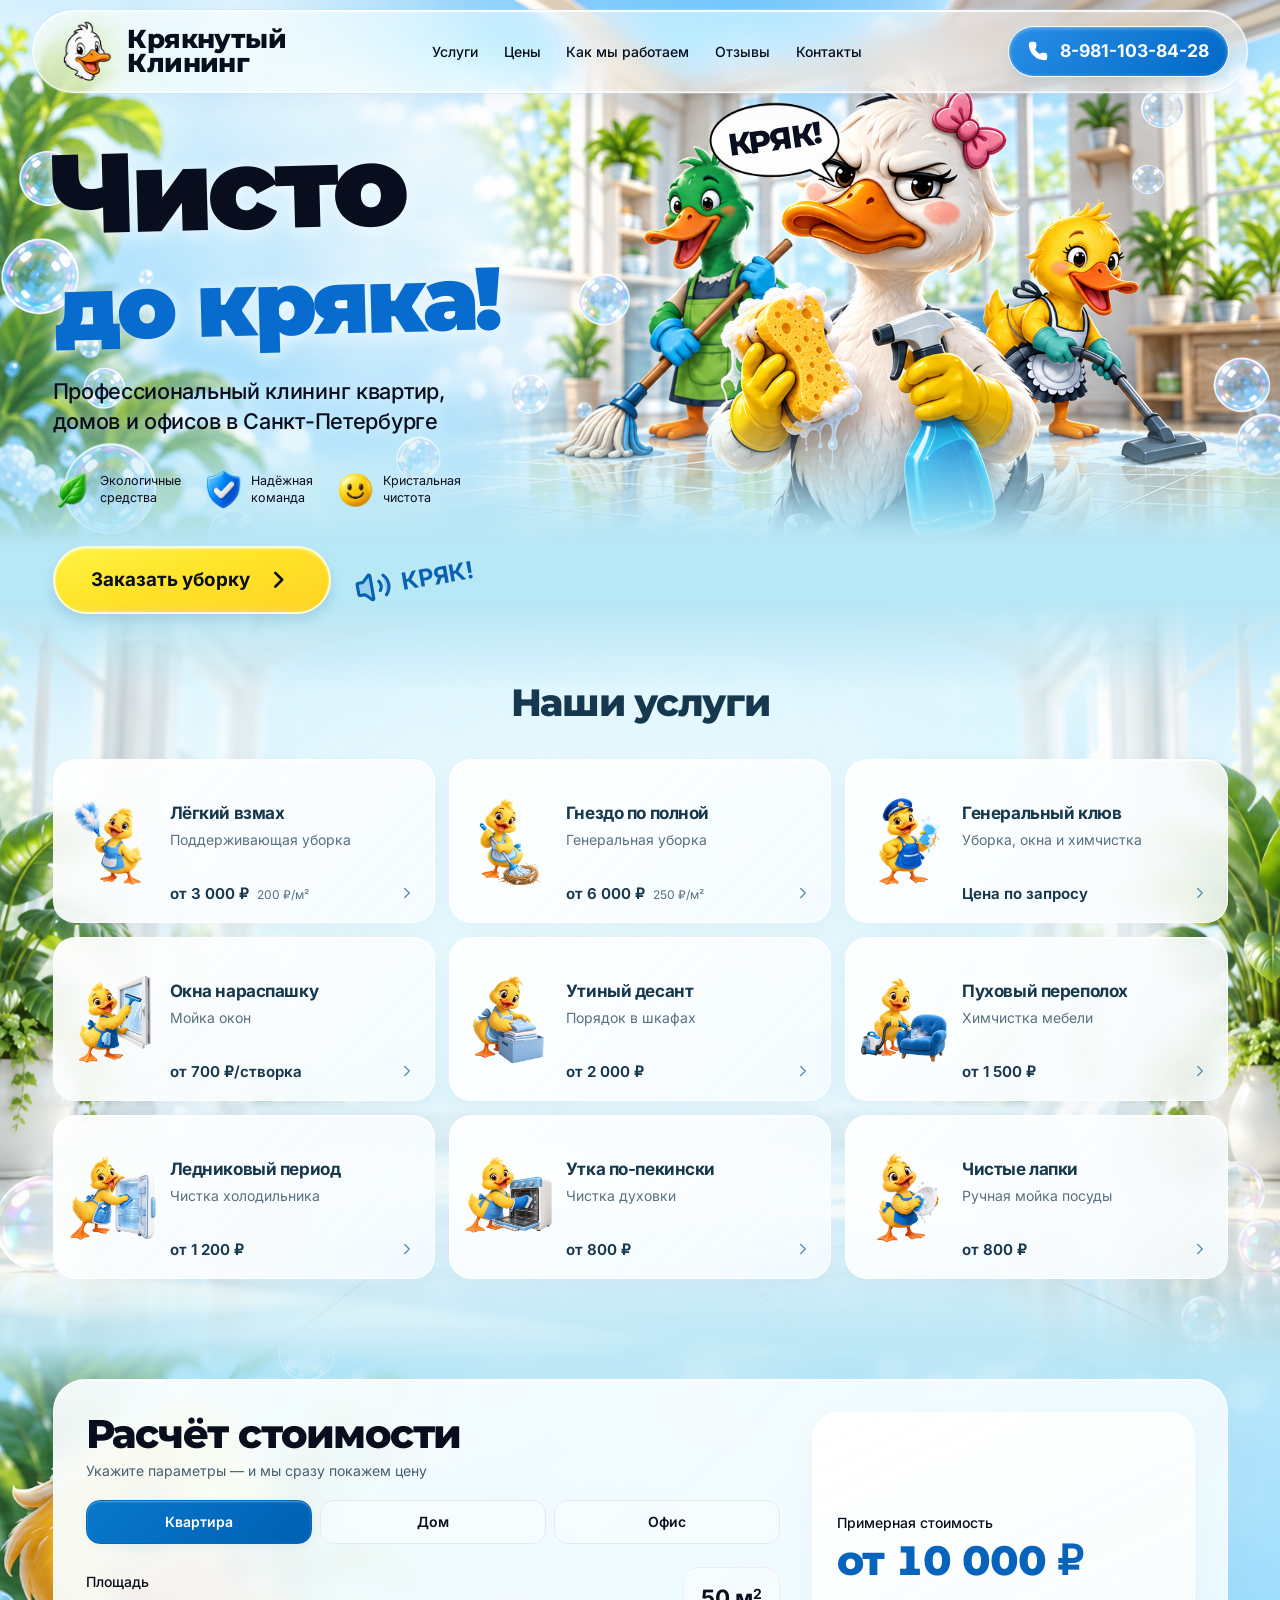
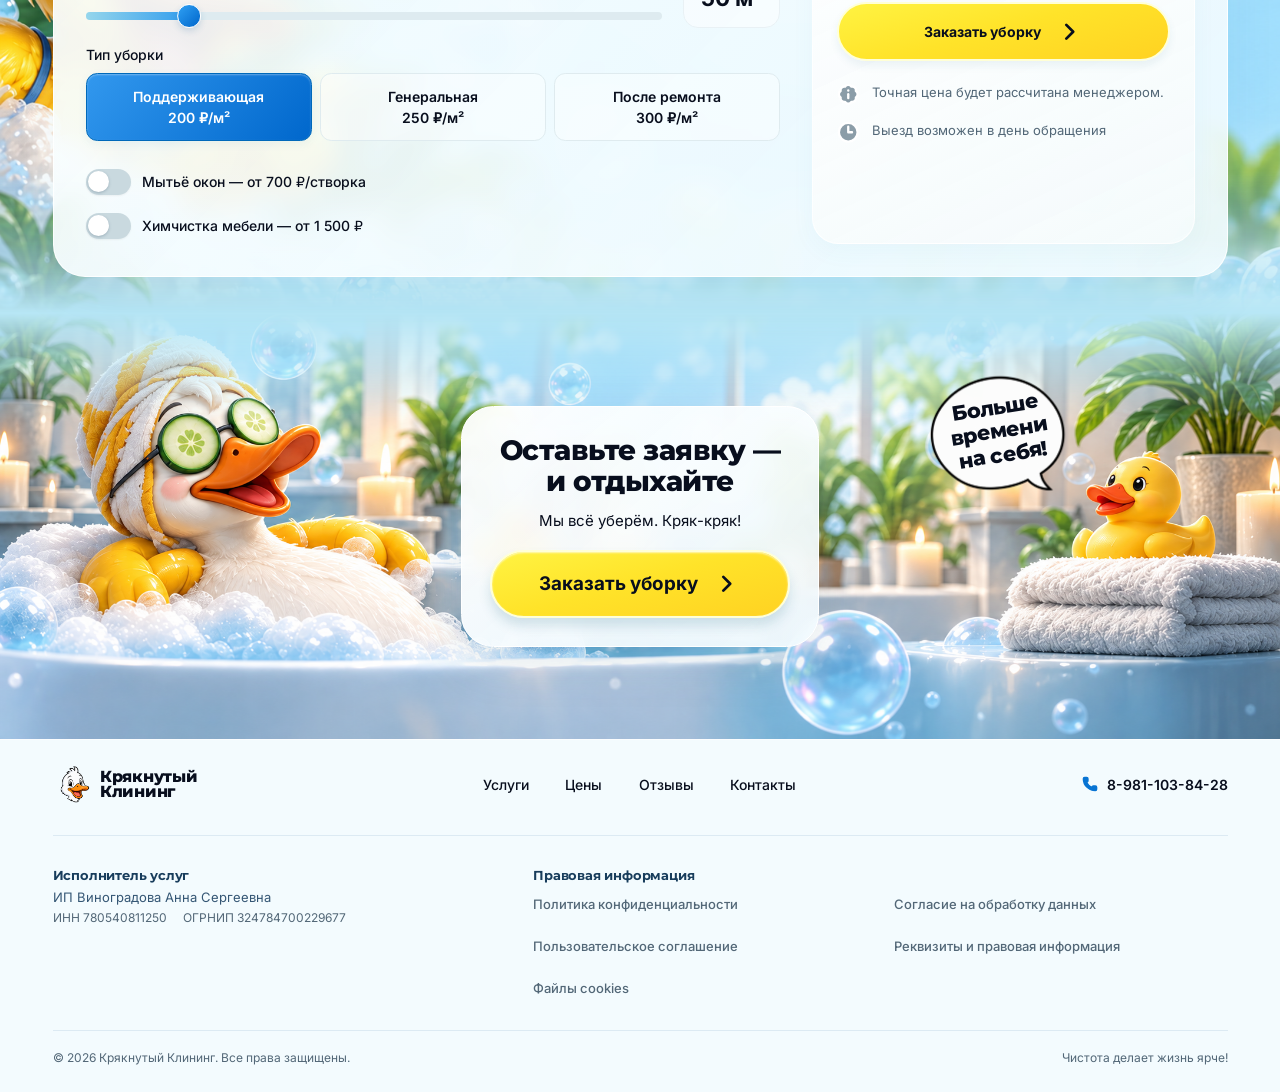
<file: demo/index.html>
<!doctype html>
<html lang="ru">
<head>
  <meta charset="utf-8">
  <meta name="viewport" content="width=device-width, initial-scale=1">
  <title>Крякнутый Клининг — Чисто до кряка!</title>
  <meta name="description" content="Профессиональная уборка квартир, домов и офисов в Санкт-Петербурге. Рассчитайте стоимость уборки за 30 секунд. Крякнутый Клининг: 8-981-103-84-28.">
  <link rel="icon" href="./images/duck-logo.png">
  <link rel="stylesheet" href="./landing.css?v=241f4d39c221">
  <script defer src="./landing.js?v=3fb5cd7960d0"></script>
</head>
<body class="antialiased">
  <div id="root"></div>
  <noscript>Для калькулятора и просмотра страницы включите JavaScript. Телефон: <a href="tel:+79811038428">8-981-103-84-28</a>. <a href="./legal/privacy.html">Политика обработки данных</a>. <a href="./legal/details.html">Реквизиты ИП</a>.</noscript>
</body>
</html>
</file>
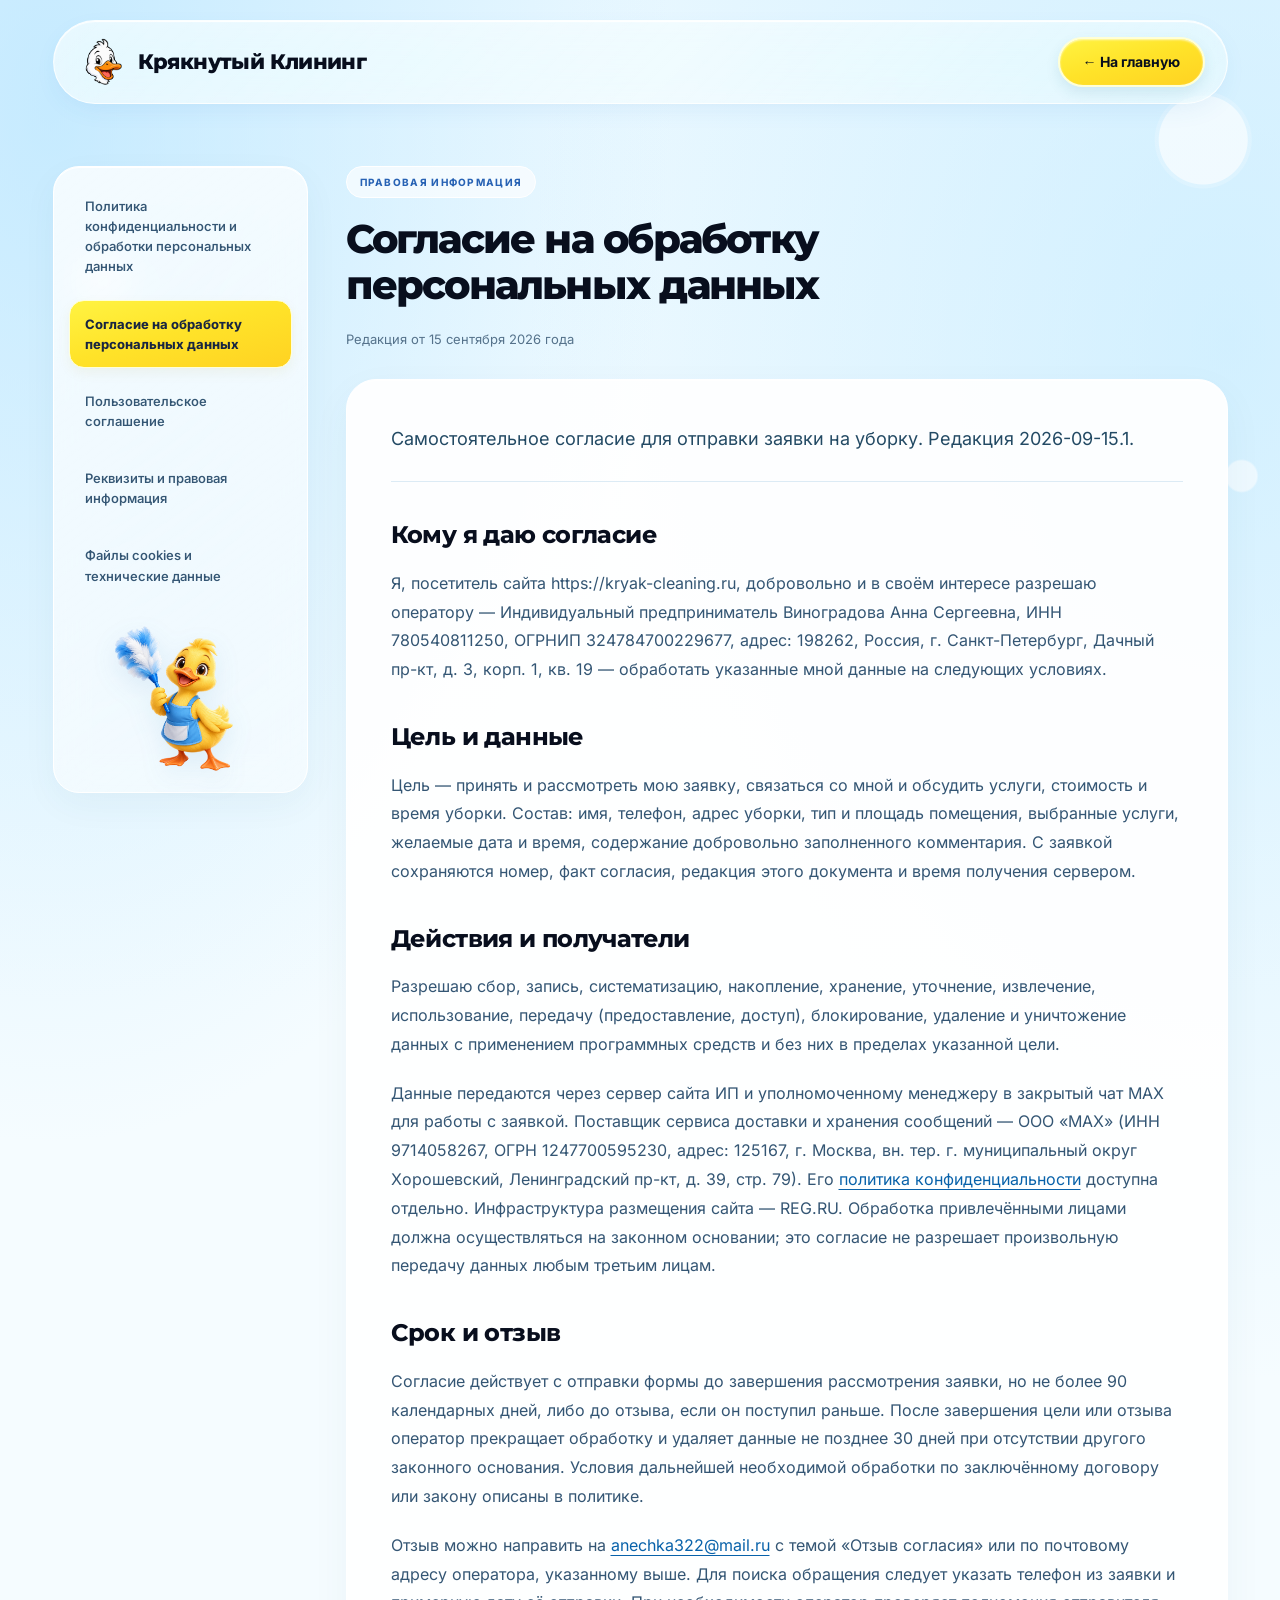
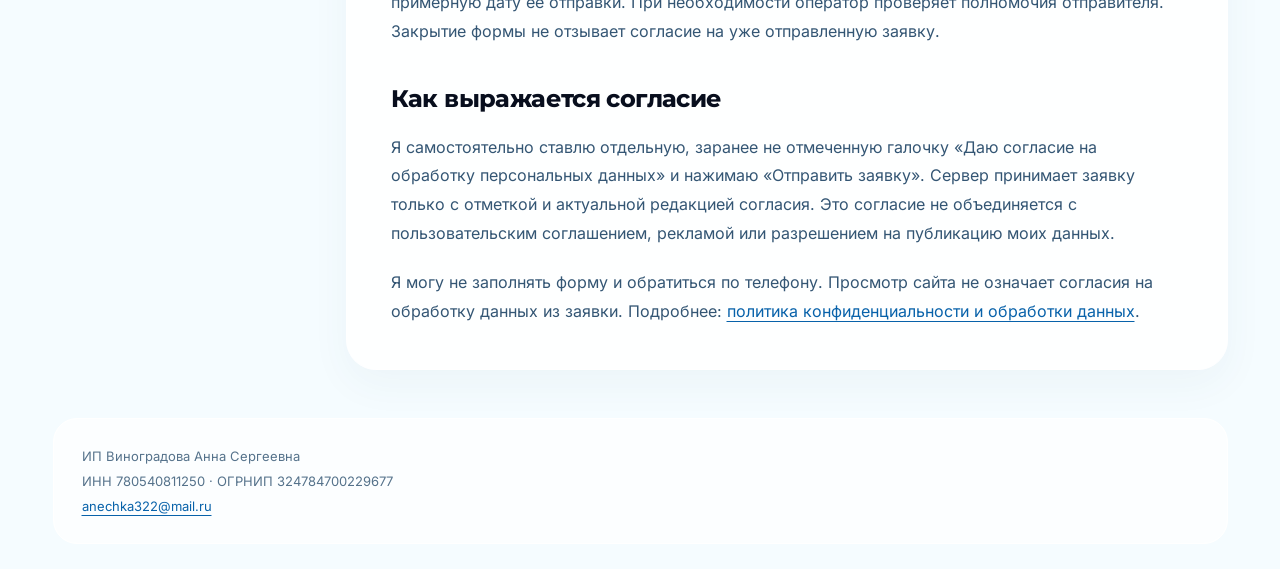
<file: demo/legal/consent-2026-09-15.1.html>
<!doctype html>
<html lang="ru"><head><meta charset="utf-8"><meta name="viewport" content="width=device-width, initial-scale=1"><title>Согласие на обработку персональных данных — Крякнутый Клининг</title><meta name="description" content="Согласие на обработку персональных данных сайта kryak-cleaning.ru. ИП Виноградова Анна Сергеевна."><link rel="icon" href="../images/duck-logo.png"><link rel="stylesheet" href="../legal.css"></head>
<body><a class="skip-link" href="#document">К документу</a><header><a class="legal-brand" href="../index.html"><img src="../images/duck-logo.png" width="44" height="44" alt="">Крякнутый Клининг</a><a href="../index.html">← На главную</a></header><main id="document"><p class="legal-eyebrow">ПРАВОВАЯ ИНФОРМАЦИЯ</p><h1>Согласие на обработку персональных данных</h1><p class="legal-date">Редакция от 15 сентября 2026 года</p><article>
    <p class="legal-lead">Самостоятельное согласие для отправки заявки на уборку. Редакция 2026-09-15.1.</p>
    <h2>Кому я даю согласие</h2>
    <p>Я, посетитель сайта https://kryak-cleaning.ru, добровольно и в своём интересе разрешаю оператору — Индивидуальный предприниматель Виноградова Анна Сергеевна, ИНН 780540811250, ОГРНИП 324784700229677, адрес: 198262, Россия, г. Санкт-Петербург, Дачный пр-кт, д. 3, корп. 1, кв. 19 — обработать указанные мной данные на следующих условиях.</p>
    <h2>Цель и данные</h2>
    <p>Цель — принять и рассмотреть мою заявку, связаться со мной и обсудить услуги, стоимость и время уборки. Состав: имя, телефон, адрес уборки, тип и площадь помещения, выбранные услуги, желаемые дата и время, содержание добровольно заполненного комментария. С заявкой сохраняются номер, факт согласия, редакция этого документа и время получения сервером.</p>
    <h2>Действия и получатели</h2>
    <p>Разрешаю сбор, запись, систематизацию, накопление, хранение, уточнение, извлечение, использование, передачу (предоставление, доступ), блокирование, удаление и уничтожение данных с применением программных средств и без них в пределах указанной цели.</p>
    <p>Данные передаются через сервер сайта ИП и уполномоченному менеджеру в закрытый чат MAX для работы с заявкой. Поставщик сервиса доставки и хранения сообщений — ООО «МАХ» (ИНН 9714058267, ОГРН 1247700595230, адрес: 125167, г. Москва, вн. тер. г. муниципальный округ Хорошевский, Ленинградский пр-кт, д. 39, стр. 79). Его <a href="https://legal.max.ru/pp">политика конфиденциальности</a> доступна отдельно. Инфраструктура размещения сайта — REG.RU. Обработка привлечёнными лицами должна осуществляться на законном основании; это согласие не разрешает произвольную передачу данных любым третьим лицам.</p>
    <h2>Срок и отзыв</h2>
    <p>Согласие действует с отправки формы до завершения рассмотрения заявки, но не более 90 календарных дней, либо до отзыва, если он поступил раньше. После завершения цели или отзыва оператор прекращает обработку и удаляет данные не позднее 30 дней при отсутствии другого законного основания. Условия дальнейшей необходимой обработки по заключённому договору или закону описаны в политике.</p>
    <p>Отзыв можно направить на <a href="mailto:anechka322@mail.ru">anechka322@mail.ru</a> с темой «Отзыв согласия» или по почтовому адресу оператора, указанному выше. Для поиска обращения следует указать телефон из заявки и примерную дату её отправки. При необходимости оператор проверяет полномочия отправителя. Закрытие формы не отзывает согласие на уже отправленную заявку.</p>
    <h2>Как выражается согласие</h2>
    <p>Я самостоятельно ставлю отдельную, заранее не отмеченную галочку «Даю согласие на обработку персональных данных» и нажимаю «Отправить заявку». Сервер принимает заявку только с отметкой и актуальной редакцией согласия. Это согласие не объединяется с пользовательским соглашением, рекламой или разрешением на публикацию моих данных.</p>
    <p>Я могу не заполнять форму и обратиться по телефону. Просмотр сайта не означает согласия на обработку данных из заявки. Подробнее: <a href="./privacy.html">политика конфиденциальности и обработки данных</a>.</p>
  </article><nav class="legal-nav" aria-label="Правовые документы"><a href="./privacy.html">Политика конфиденциальности и обработки персональных данных</a><a href="./consent-2026-09-15.1.html" aria-current="page">Согласие на обработку персональных данных</a><a href="./terms.html">Пользовательское соглашение</a><a href="./details.html">Реквизиты и правовая информация</a><a href="./cookies.html">Файлы cookies и технические данные</a></nav></main><footer>ИП Виноградова Анна Сергеевна<br>ИНН 780540811250 · ОГРНИП 324784700229677<br><a href="mailto:anechka322@mail.ru">anechka322@mail.ru</a></footer></body></html>
</file>
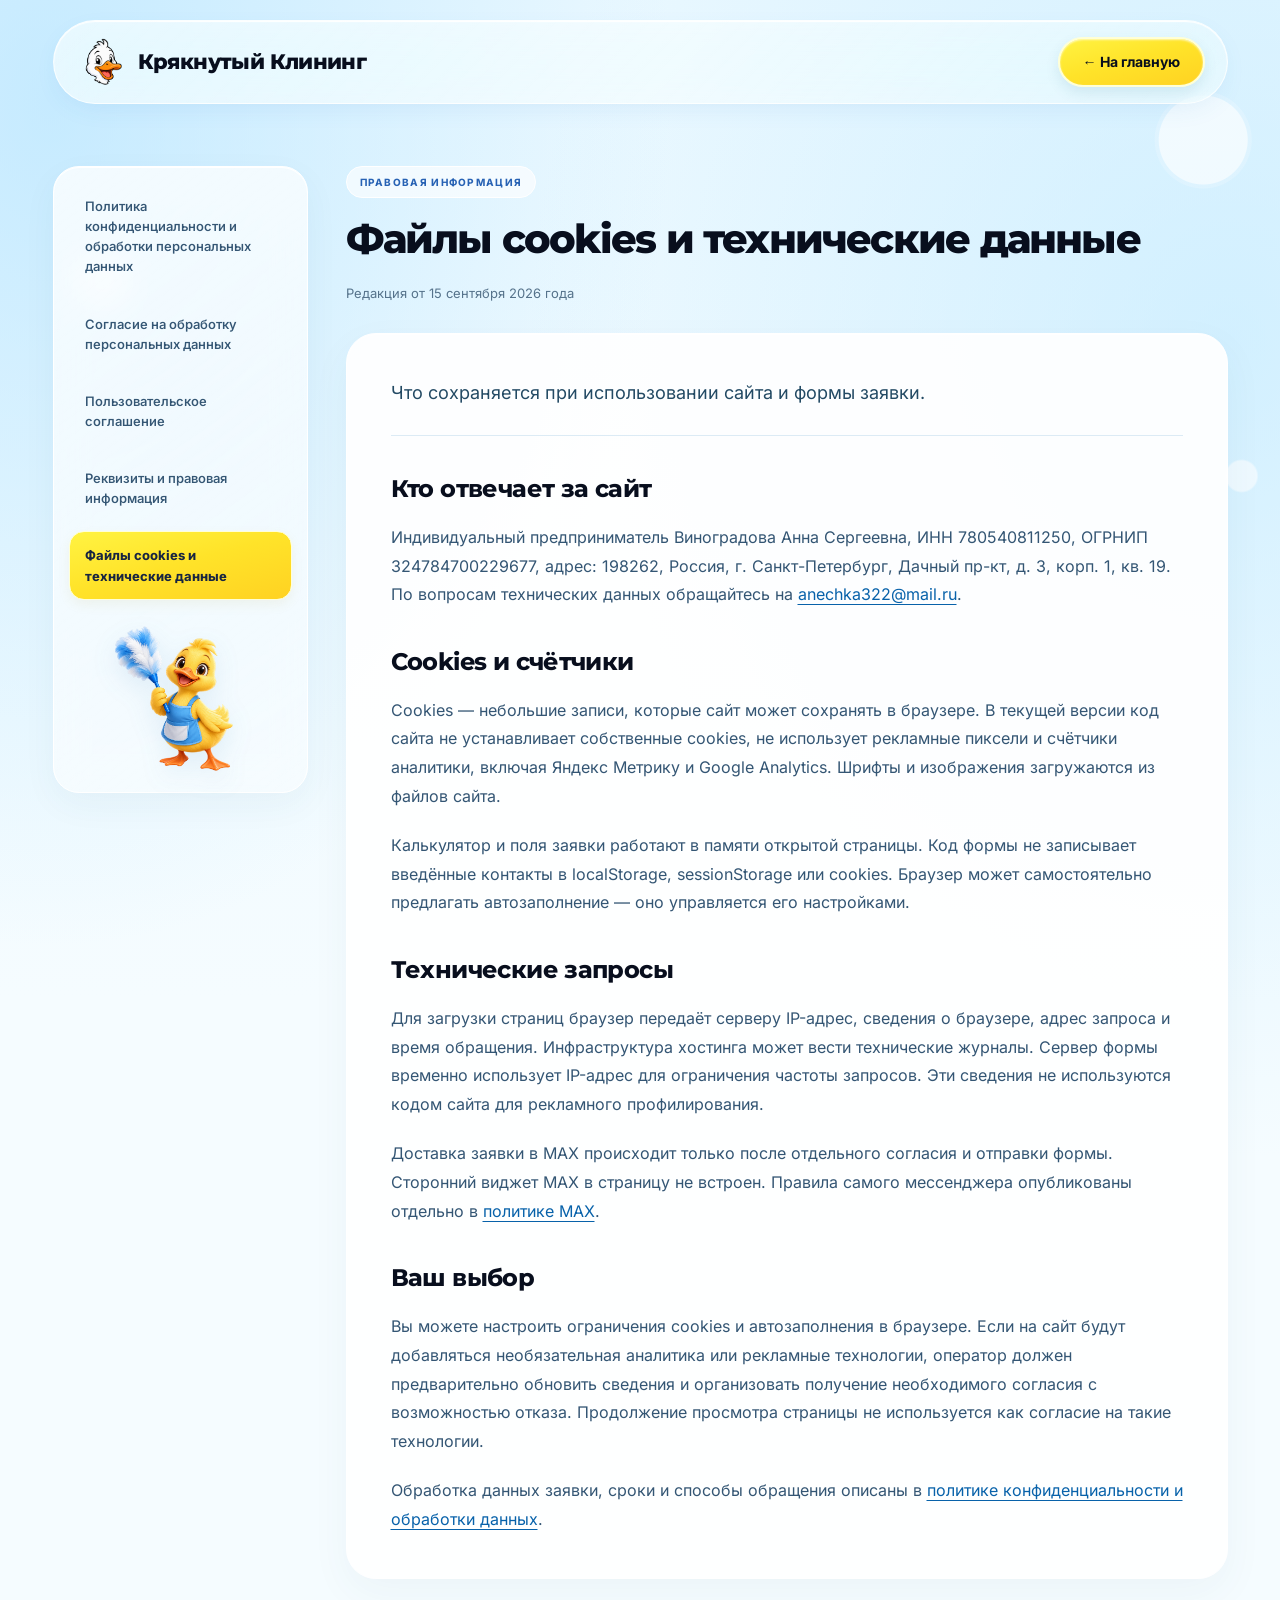
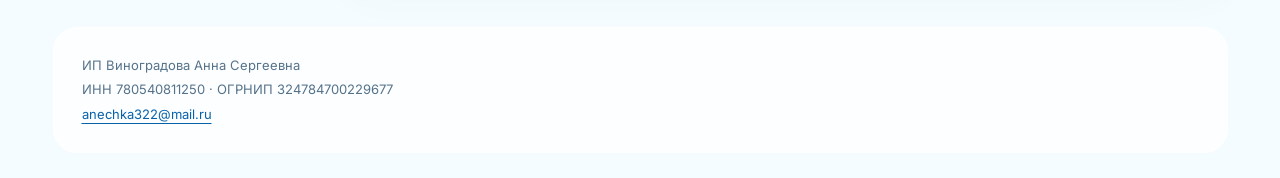
<file: demo/legal/cookies.html>
<!doctype html>
<html lang="ru"><head><meta charset="utf-8"><meta name="viewport" content="width=device-width, initial-scale=1"><title>Файлы cookies и технические данные — Крякнутый Клининг</title><meta name="description" content="Файлы cookies и технические данные сайта kryak-cleaning.ru. ИП Виноградова Анна Сергеевна."><link rel="icon" href="../images/duck-logo.png"><link rel="stylesheet" href="../legal.css"></head>
<body><a class="skip-link" href="#document">К документу</a><header><a class="legal-brand" href="../index.html"><img src="../images/duck-logo.png" width="44" height="44" alt="">Крякнутый Клининг</a><a href="../index.html">← На главную</a></header><main id="document"><p class="legal-eyebrow">ПРАВОВАЯ ИНФОРМАЦИЯ</p><h1>Файлы cookies и технические данные</h1><p class="legal-date">Редакция от 15 сентября 2026 года</p><article>
    <p class="legal-lead">Что сохраняется при использовании сайта и формы заявки.</p>
    <h2>Кто отвечает за сайт</h2><p>Индивидуальный предприниматель Виноградова Анна Сергеевна, ИНН 780540811250, ОГРНИП 324784700229677, адрес: 198262, Россия, г. Санкт-Петербург, Дачный пр-кт, д. 3, корп. 1, кв. 19. По вопросам технических данных обращайтесь на <a href="mailto:anechka322@mail.ru">anechka322@mail.ru</a>.</p>
    <h2>Cookies и счётчики</h2>
    <p>Cookies — небольшие записи, которые сайт может сохранять в браузере. В текущей версии код сайта не устанавливает собственные cookies, не использует рекламные пиксели и счётчики аналитики, включая Яндекс Метрику и Google Analytics. Шрифты и изображения загружаются из файлов сайта.</p>
    <p>Калькулятор и поля заявки работают в памяти открытой страницы. Код формы не записывает введённые контакты в localStorage, sessionStorage или cookies. Браузер может самостоятельно предлагать автозаполнение — оно управляется его настройками.</p>
    <h2>Технические запросы</h2>
    <p>Для загрузки страниц браузер передаёт серверу IP-адрес, сведения о браузере, адрес запроса и время обращения. Инфраструктура хостинга может вести технические журналы. Сервер формы временно использует IP-адрес для ограничения частоты запросов. Эти сведения не используются кодом сайта для рекламного профилирования.</p>
    <p>Доставка заявки в MAX происходит только после отдельного согласия и отправки формы. Сторонний виджет MAX в страницу не встроен. Правила самого мессенджера опубликованы отдельно в <a href="https://legal.max.ru/pp">политике MAX</a>.</p>
    <h2>Ваш выбор</h2>
    <p>Вы можете настроить ограничения cookies и автозаполнения в браузере. Если на сайт будут добавляться необязательная аналитика или рекламные технологии, оператор должен предварительно обновить сведения и организовать получение необходимого согласия с возможностью отказа. Продолжение просмотра страницы не используется как согласие на такие технологии.</p>
    <p>Обработка данных заявки, сроки и способы обращения описаны в <a href="./privacy.html">политике конфиденциальности и обработки данных</a>.</p>
  </article><nav class="legal-nav" aria-label="Правовые документы"><a href="./privacy.html">Политика конфиденциальности и обработки персональных данных</a><a href="./consent-2026-09-15.1.html">Согласие на обработку персональных данных</a><a href="./terms.html">Пользовательское соглашение</a><a href="./details.html">Реквизиты и правовая информация</a><a href="./cookies.html" aria-current="page">Файлы cookies и технические данные</a></nav></main><footer>ИП Виноградова Анна Сергеевна<br>ИНН 780540811250 · ОГРНИП 324784700229677<br><a href="mailto:anechka322@mail.ru">anechka322@mail.ru</a></footer></body></html>
</file>
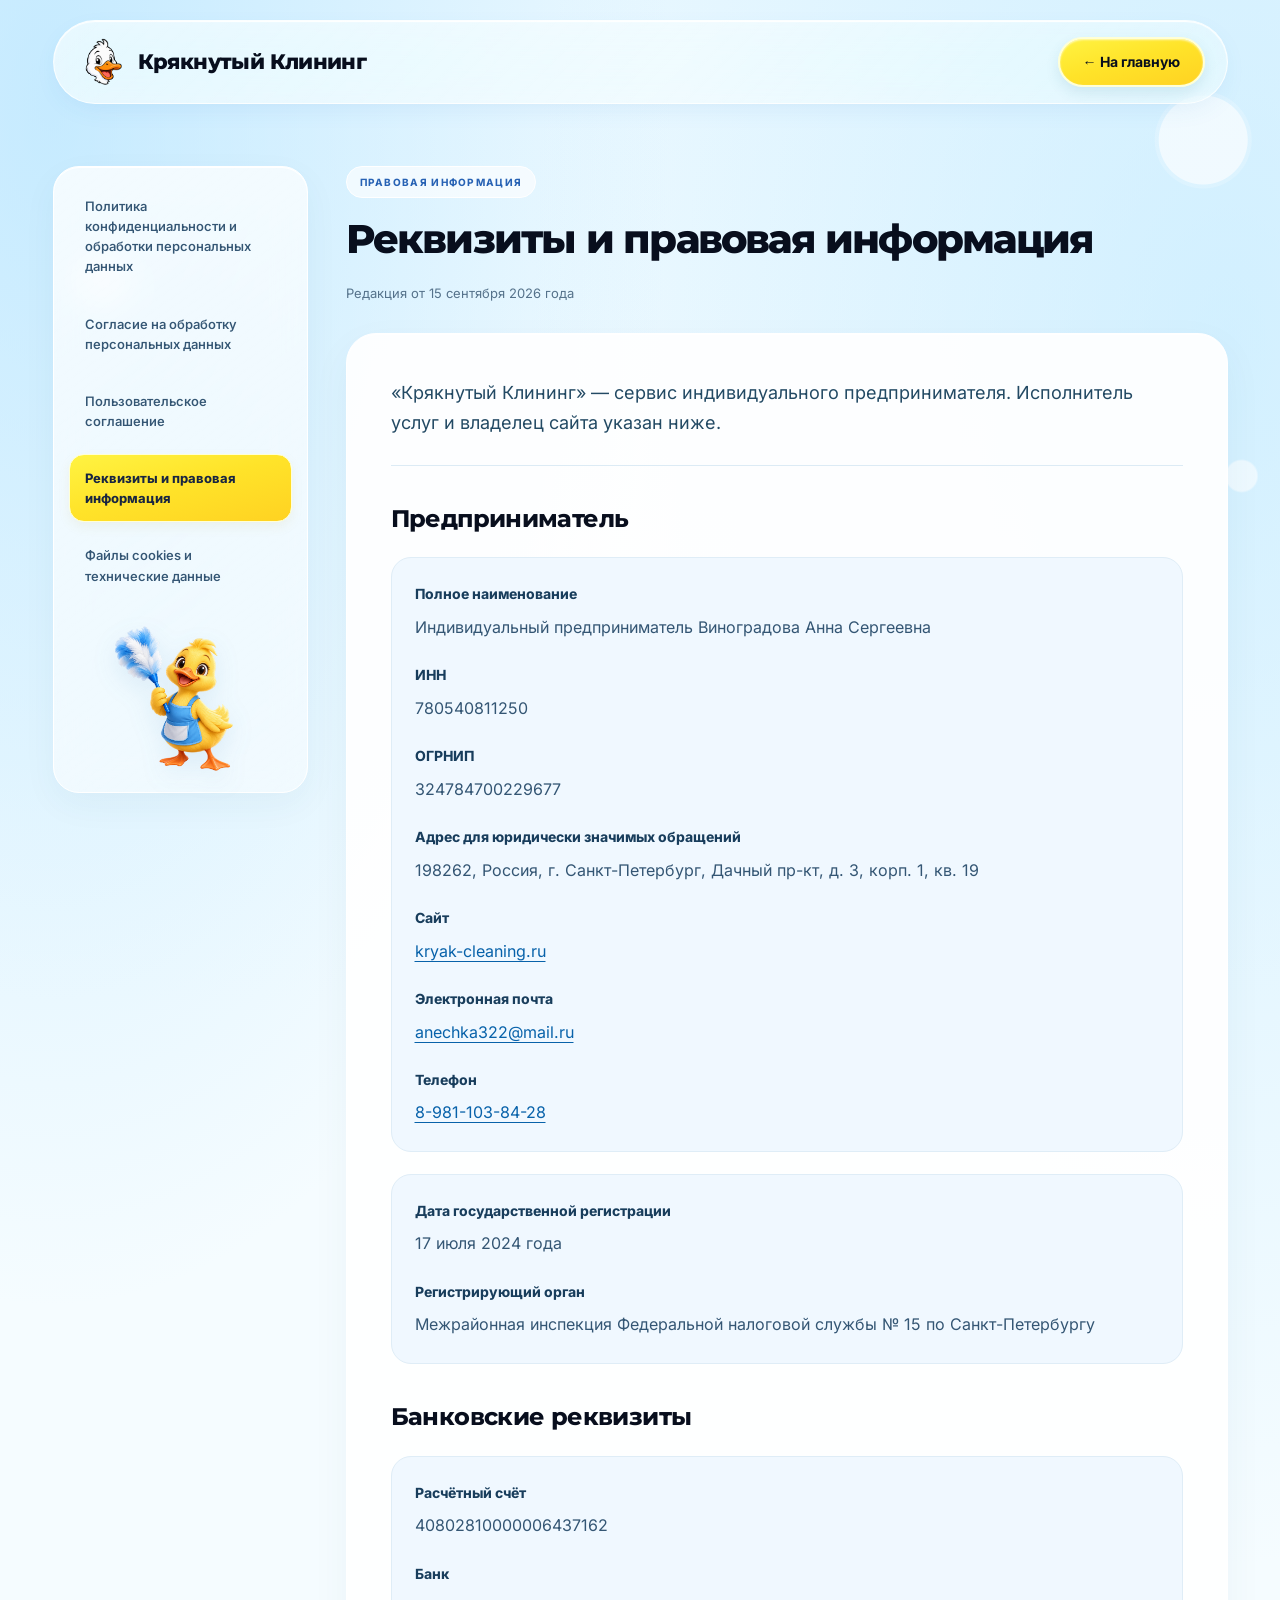
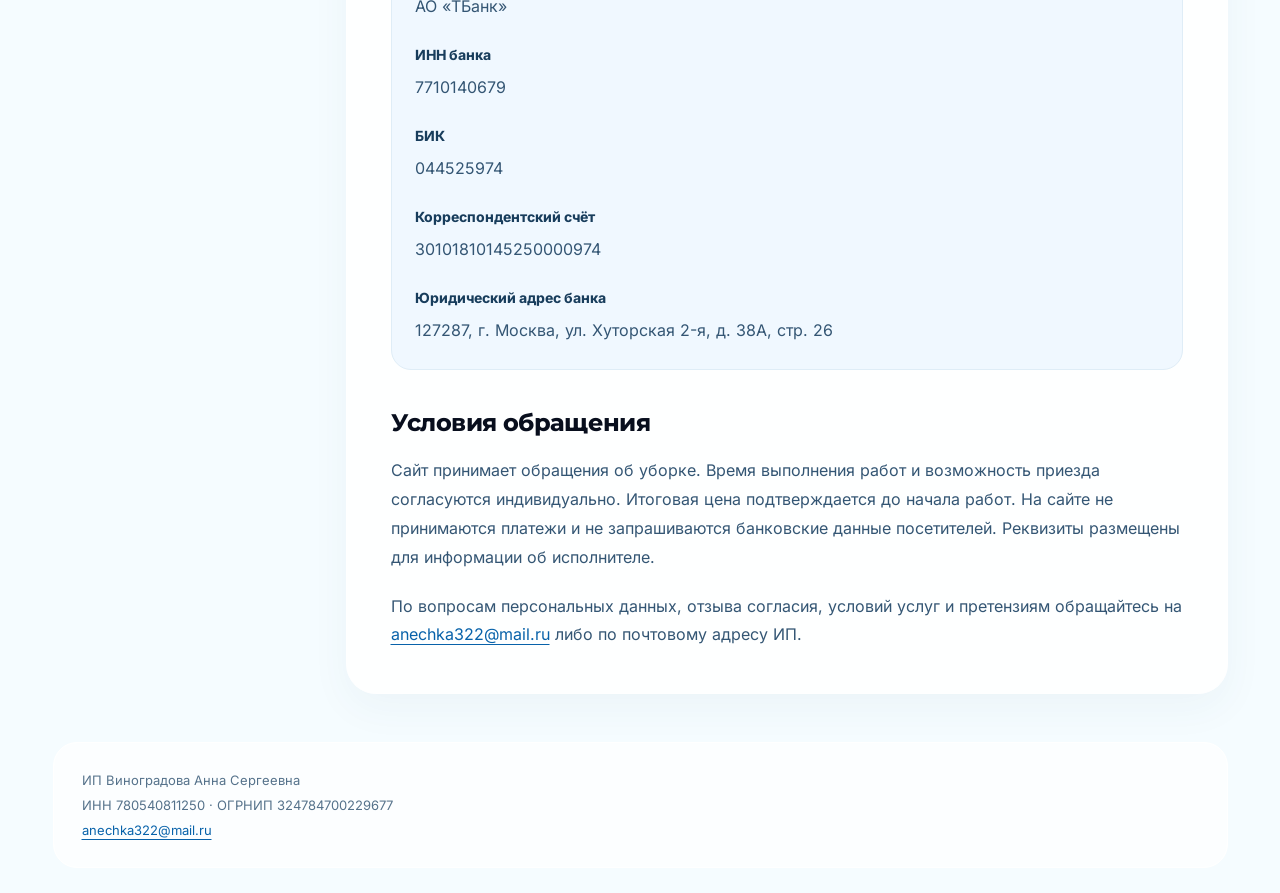
<file: demo/legal/details.html>
<!doctype html>
<html lang="ru"><head><meta charset="utf-8"><meta name="viewport" content="width=device-width, initial-scale=1"><title>Реквизиты и правовая информация — Крякнутый Клининг</title><meta name="description" content="Реквизиты и правовая информация сайта kryak-cleaning.ru. ИП Виноградова Анна Сергеевна."><link rel="icon" href="../images/duck-logo.png"><link rel="stylesheet" href="../legal.css"></head>
<body><a class="skip-link" href="#document">К документу</a><header><a class="legal-brand" href="../index.html"><img src="../images/duck-logo.png" width="44" height="44" alt="">Крякнутый Клининг</a><a href="../index.html">← На главную</a></header><main id="document"><p class="legal-eyebrow">ПРАВОВАЯ ИНФОРМАЦИЯ</p><h1>Реквизиты и правовая информация</h1><p class="legal-date">Редакция от 15 сентября 2026 года</p><article>
    <p class="legal-lead">«Крякнутый Клининг» — сервис индивидуального предпринимателя. Исполнитель услуг и владелец сайта указан ниже.</p>
    <h2>Предприниматель</h2>
    <dl><dt>Полное наименование</dt><dd>Индивидуальный предприниматель Виноградова Анна Сергеевна</dd><dt>ИНН</dt><dd>780540811250</dd><dt>ОГРНИП</dt><dd>324784700229677</dd><dt>Адрес для юридически значимых обращений</dt><dd>198262, Россия, г. Санкт-Петербург, Дачный пр-кт, д. 3, корп. 1, кв. 19</dd><dt>Сайт</dt><dd><a href="https://kryak-cleaning.ru">kryak-cleaning.ru</a></dd><dt>Электронная почта</dt><dd><a href="mailto:anechka322@mail.ru">anechka322@mail.ru</a></dd><dt>Телефон</dt><dd><a href="tel:+79811038428">8-981-103-84-28</a></dd></dl>
    <dl><dt>Дата государственной регистрации</dt><dd>17 июля 2024 года</dd><dt>Регистрирующий орган</dt><dd>Межрайонная инспекция Федеральной налоговой службы № 15 по Санкт-Петербургу</dd></dl>
    <h2>Банковские реквизиты</h2>
    <dl><dt>Расчётный счёт</dt><dd>40802810000006437162</dd><dt>Банк</dt><dd>АО «ТБанк»</dd><dt>ИНН банка</dt><dd>7710140679</dd><dt>БИК</dt><dd>044525974</dd><dt>Корреспондентский счёт</dt><dd>30101810145250000974</dd><dt>Юридический адрес банка</dt><dd>127287, г. Москва, ул. Хуторская 2-я, д. 38А, стр. 26</dd></dl>
    <h2>Условия обращения</h2>
    <p>Сайт принимает обращения об уборке. Время выполнения работ и возможность приезда согласуются индивидуально. Итоговая цена подтверждается до начала работ. На сайте не принимаются платежи и не запрашиваются банковские данные посетителей. Реквизиты размещены для информации об исполнителе.</p>
    <p>По вопросам персональных данных, отзыва согласия, условий услуг и претензиям обращайтесь на <a href="mailto:anechka322@mail.ru">anechka322@mail.ru</a> либо по почтовому адресу ИП.</p>
  </article><nav class="legal-nav" aria-label="Правовые документы"><a href="./privacy.html">Политика конфиденциальности и обработки персональных данных</a><a href="./consent-2026-09-15.1.html">Согласие на обработку персональных данных</a><a href="./terms.html">Пользовательское соглашение</a><a href="./details.html" aria-current="page">Реквизиты и правовая информация</a><a href="./cookies.html">Файлы cookies и технические данные</a></nav></main><footer>ИП Виноградова Анна Сергеевна<br>ИНН 780540811250 · ОГРНИП 324784700229677<br><a href="mailto:anechka322@mail.ru">anechka322@mail.ru</a></footer></body></html>
</file>
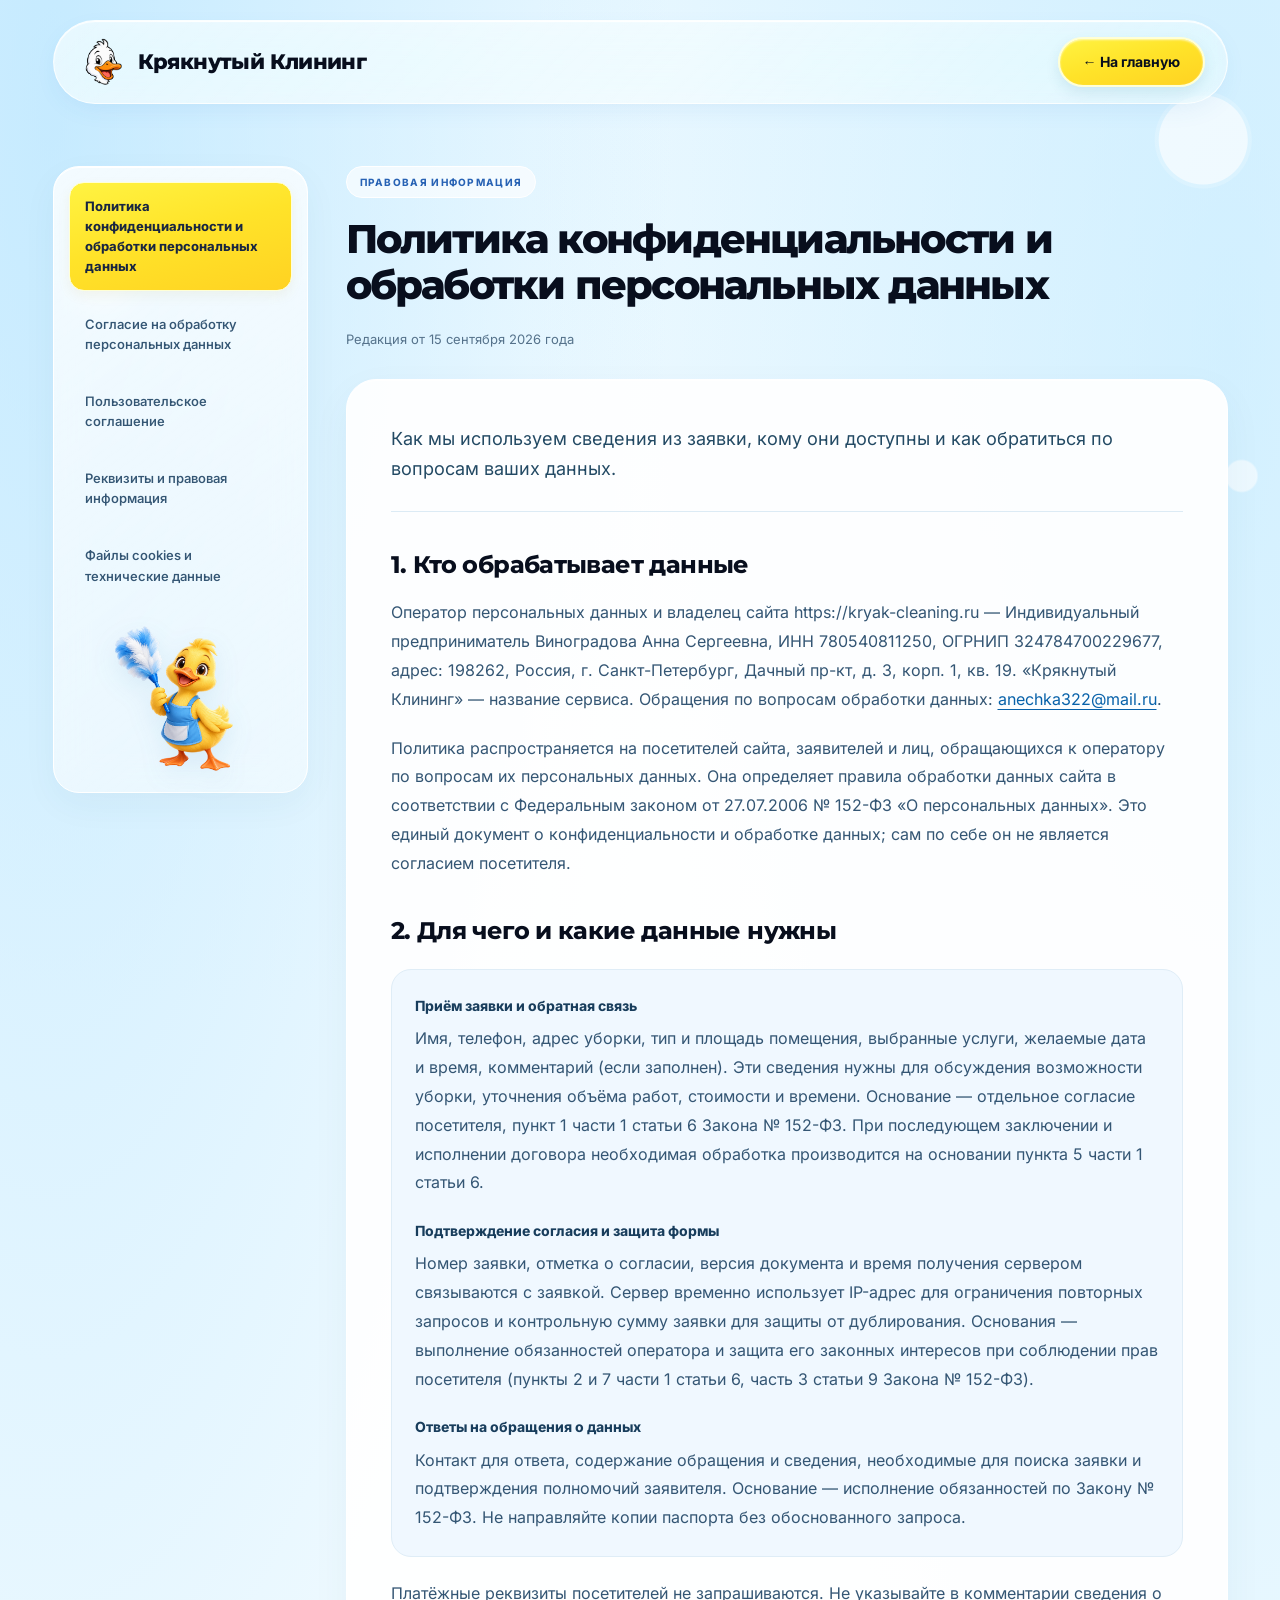
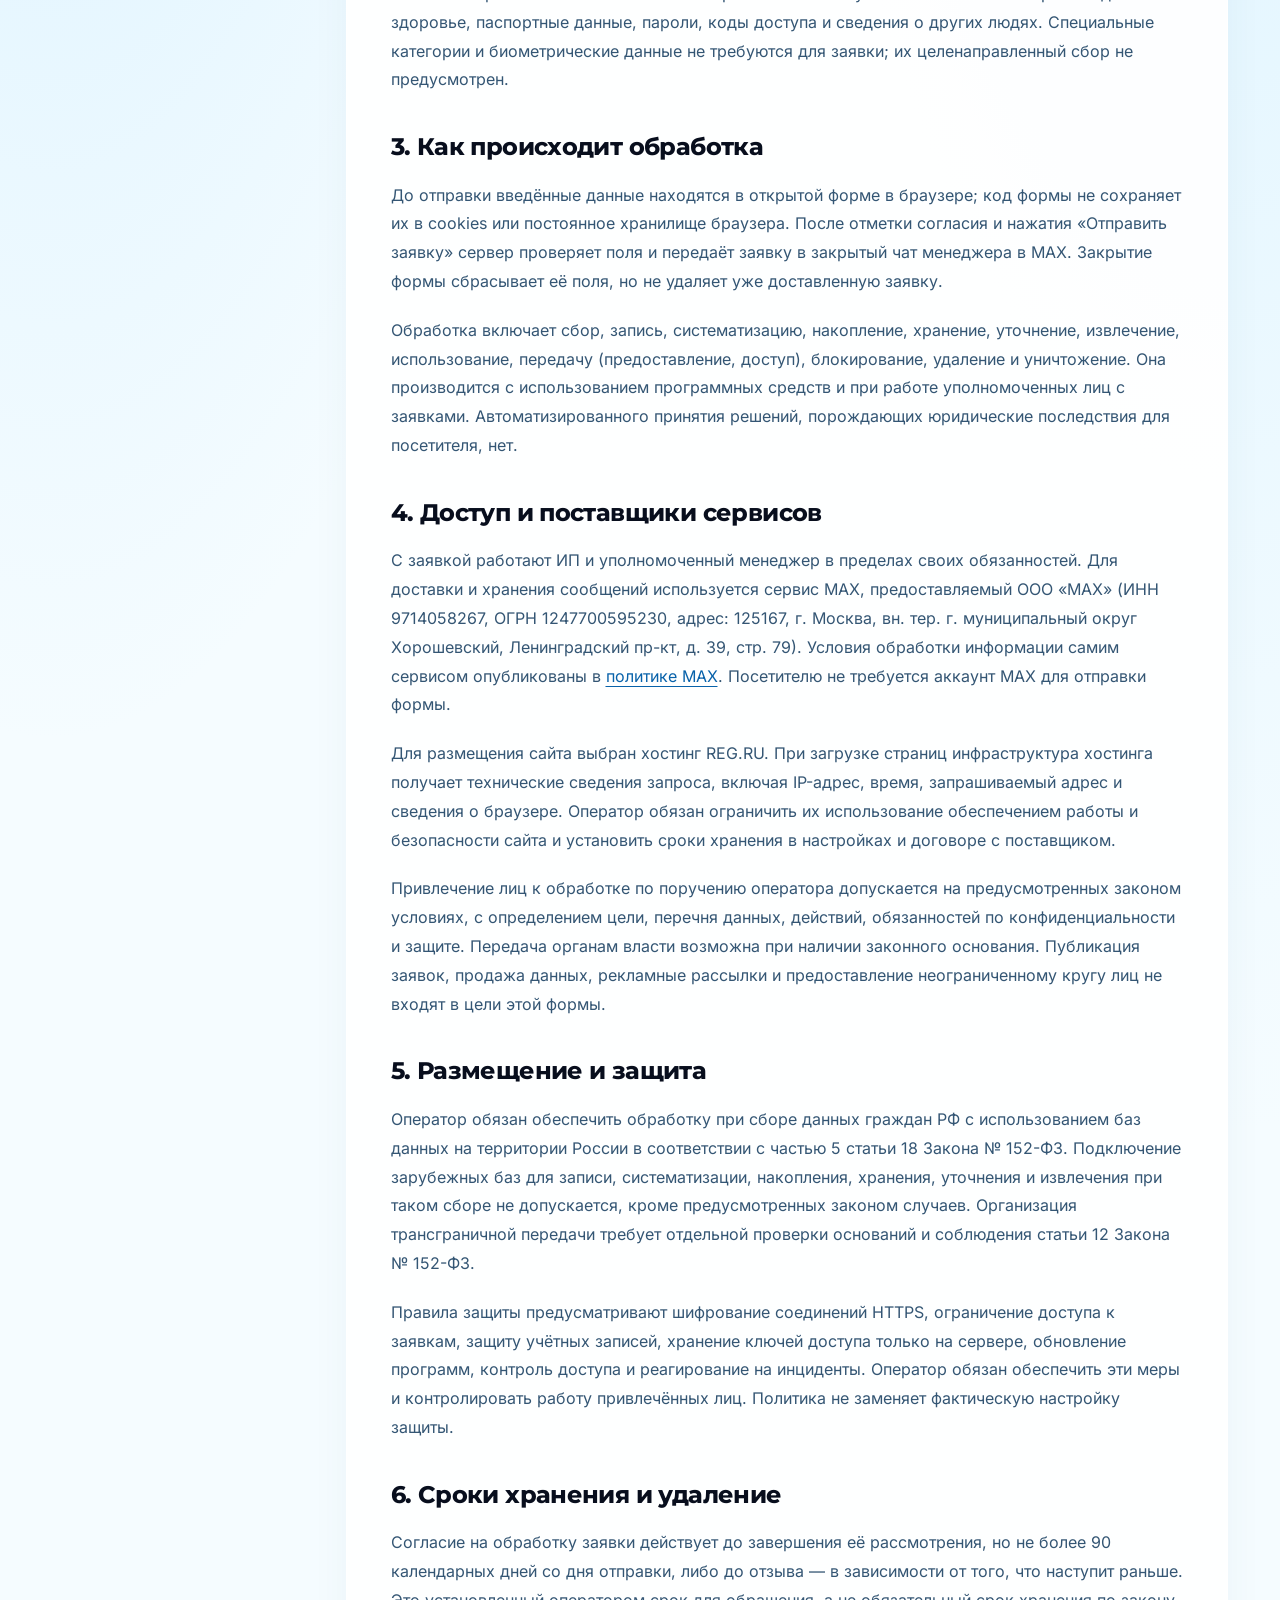
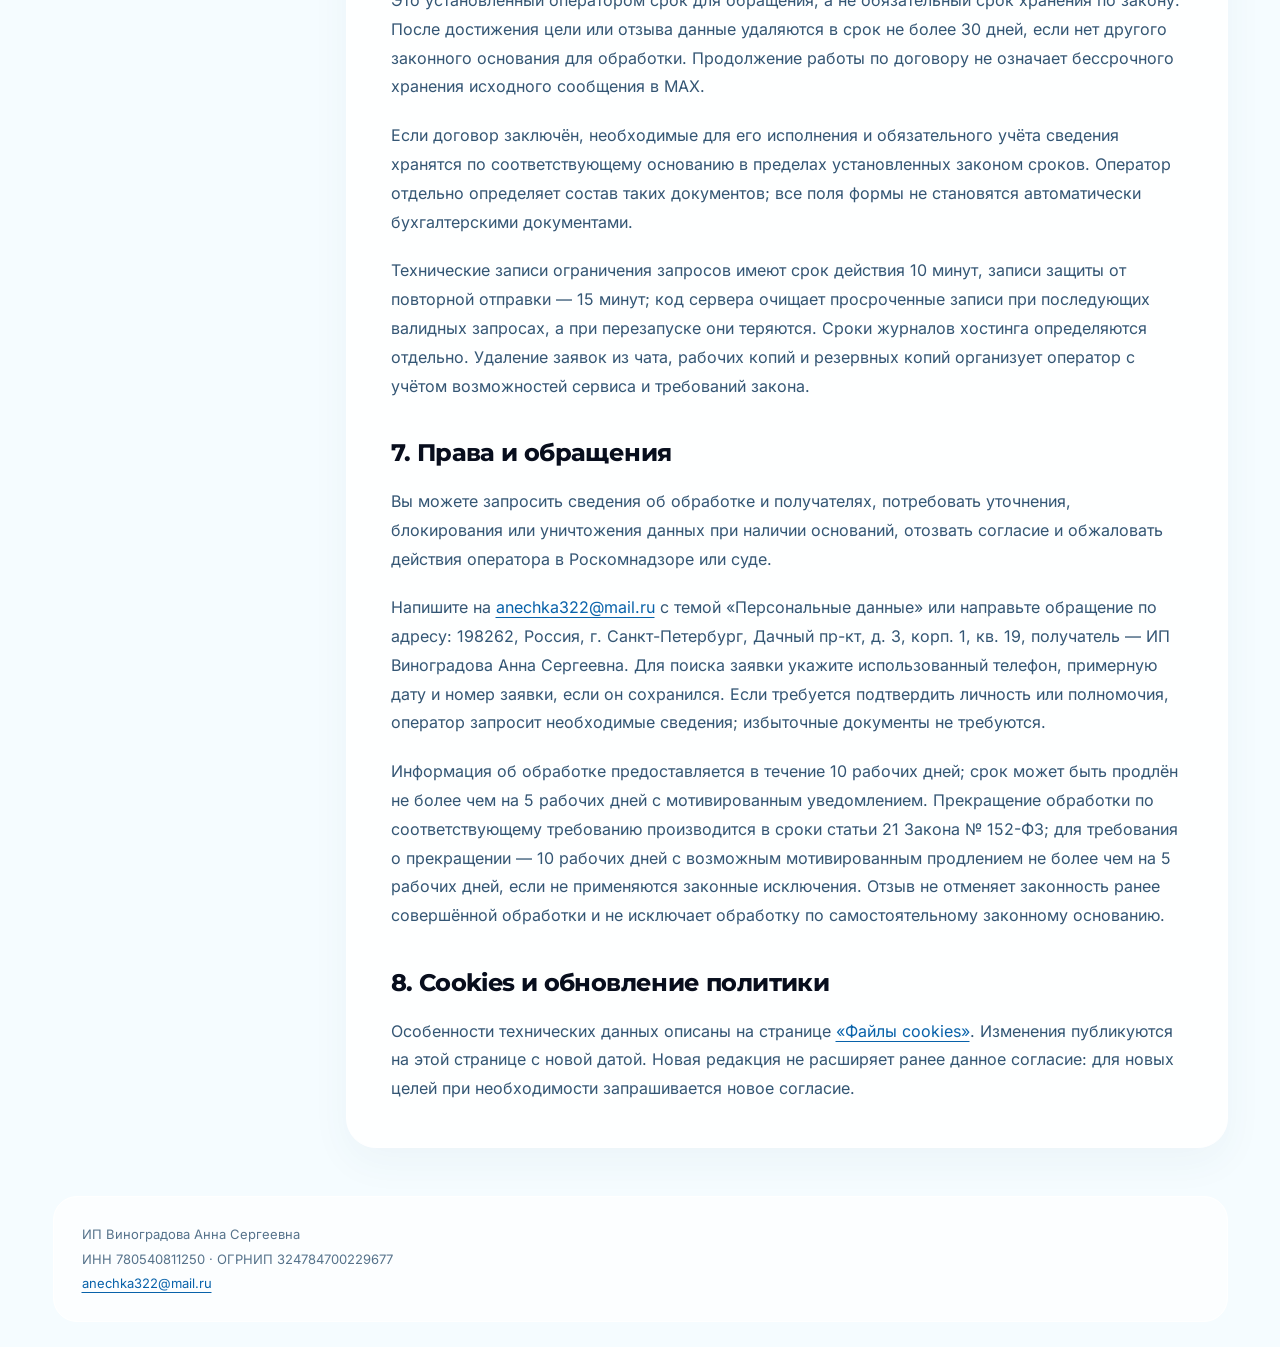
<file: demo/legal/privacy.html>
<!doctype html>
<html lang="ru"><head><meta charset="utf-8"><meta name="viewport" content="width=device-width, initial-scale=1"><title>Политика конфиденциальности и обработки персональных данных — Крякнутый Клининг</title><meta name="description" content="Политика конфиденциальности и обработки персональных данных сайта kryak-cleaning.ru. ИП Виноградова Анна Сергеевна."><link rel="icon" href="../images/duck-logo.png"><link rel="stylesheet" href="../legal.css"></head>
<body><a class="skip-link" href="#document">К документу</a><header><a class="legal-brand" href="../index.html"><img src="../images/duck-logo.png" width="44" height="44" alt="">Крякнутый Клининг</a><a href="../index.html">← На главную</a></header><main id="document"><p class="legal-eyebrow">ПРАВОВАЯ ИНФОРМАЦИЯ</p><h1>Политика конфиденциальности и обработки персональных данных</h1><p class="legal-date">Редакция от 15 сентября 2026 года</p><article>
    <p class="legal-lead">Как мы используем сведения из заявки, кому они доступны и как обратиться по вопросам ваших данных.</p>
    <h2>1. Кто обрабатывает данные</h2>
    <p>Оператор персональных данных и владелец сайта https://kryak-cleaning.ru — Индивидуальный предприниматель Виноградова Анна Сергеевна, ИНН 780540811250, ОГРНИП 324784700229677, адрес: 198262, Россия, г. Санкт-Петербург, Дачный пр-кт, д. 3, корп. 1, кв. 19. «Крякнутый Клининг» — название сервиса. Обращения по вопросам обработки данных: <a href="mailto:anechka322@mail.ru">anechka322@mail.ru</a>.</p>
    <p>Политика распространяется на посетителей сайта, заявителей и лиц, обращающихся к оператору по вопросам их персональных данных. Она определяет правила обработки данных сайта в соответствии с Федеральным законом от 27.07.2006 № 152-ФЗ «О персональных данных». Это единый документ о конфиденциальности и обработке данных; сам по себе он не является согласием посетителя.</p>
    <h2>2. Для чего и какие данные нужны</h2>
    <dl>
      <dt>Приём заявки и обратная связь</dt><dd>Имя, телефон, адрес уборки, тип и площадь помещения, выбранные услуги, желаемые дата и время, комментарий (если заполнен). Эти сведения нужны для обсуждения возможности уборки, уточнения объёма работ, стоимости и времени. Основание — отдельное согласие посетителя, пункт 1 части 1 статьи 6 Закона № 152-ФЗ. При последующем заключении и исполнении договора необходимая обработка производится на основании пункта 5 части 1 статьи 6.</dd>
      <dt>Подтверждение согласия и защита формы</dt><dd>Номер заявки, отметка о согласии, версия документа и время получения сервером связываются с заявкой. Сервер временно использует IP-адрес для ограничения повторных запросов и контрольную сумму заявки для защиты от дублирования. Основания — выполнение обязанностей оператора и защита его законных интересов при соблюдении прав посетителя (пункты 2 и 7 части 1 статьи 6, часть 3 статьи 9 Закона № 152-ФЗ).</dd>
      <dt>Ответы на обращения о данных</dt><dd>Контакт для ответа, содержание обращения и сведения, необходимые для поиска заявки и подтверждения полномочий заявителя. Основание — исполнение обязанностей по Закону № 152-ФЗ. Не направляйте копии паспорта без обоснованного запроса.</dd>
    </dl>
    <p>Платёжные реквизиты посетителей не запрашиваются. Не указывайте в комментарии сведения о здоровье, паспортные данные, пароли, коды доступа и сведения о других людях. Специальные категории и биометрические данные не требуются для заявки; их целенаправленный сбор не предусмотрен.</p>
    <h2>3. Как происходит обработка</h2>
    <p>До отправки введённые данные находятся в открытой форме в браузере; код формы не сохраняет их в cookies или постоянное хранилище браузера. После отметки согласия и нажатия «Отправить заявку» сервер проверяет поля и передаёт заявку в закрытый чат менеджера в MAX. Закрытие формы сбрасывает её поля, но не удаляет уже доставленную заявку.</p>
    <p>Обработка включает сбор, запись, систематизацию, накопление, хранение, уточнение, извлечение, использование, передачу (предоставление, доступ), блокирование, удаление и уничтожение. Она производится с использованием программных средств и при работе уполномоченных лиц с заявками. Автоматизированного принятия решений, порождающих юридические последствия для посетителя, нет.</p>
    <h2>4. Доступ и поставщики сервисов</h2>
    <p>С заявкой работают ИП и уполномоченный менеджер в пределах своих обязанностей. Для доставки и хранения сообщений используется сервис MAX, предоставляемый ООО «МАХ» (ИНН 9714058267, ОГРН 1247700595230, адрес: 125167, г. Москва, вн. тер. г. муниципальный округ Хорошевский, Ленинградский пр-кт, д. 39, стр. 79). Условия обработки информации самим сервисом опубликованы в <a href="https://legal.max.ru/pp">политике MAX</a>. Посетителю не требуется аккаунт MAX для отправки формы.</p>
    <p>Для размещения сайта выбран хостинг REG.RU. При загрузке страниц инфраструктура хостинга получает технические сведения запроса, включая IP-адрес, время, запрашиваемый адрес и сведения о браузере. Оператор обязан ограничить их использование обеспечением работы и безопасности сайта и установить сроки хранения в настройках и договоре с поставщиком.</p>
    <p>Привлечение лиц к обработке по поручению оператора допускается на предусмотренных законом условиях, с определением цели, перечня данных, действий, обязанностей по конфиденциальности и защите. Передача органам власти возможна при наличии законного основания. Публикация заявок, продажа данных, рекламные рассылки и предоставление неограниченному кругу лиц не входят в цели этой формы.</p>
    <h2>5. Размещение и защита</h2>
    <p>Оператор обязан обеспечить обработку при сборе данных граждан РФ с использованием баз данных на территории России в соответствии с частью 5 статьи 18 Закона № 152-ФЗ. Подключение зарубежных баз для записи, систематизации, накопления, хранения, уточнения и извлечения при таком сборе не допускается, кроме предусмотренных законом случаев. Организация трансграничной передачи требует отдельной проверки оснований и соблюдения статьи 12 Закона № 152-ФЗ.</p>
    <p>Правила защиты предусматривают шифрование соединений HTTPS, ограничение доступа к заявкам, защиту учётных записей, хранение ключей доступа только на сервере, обновление программ, контроль доступа и реагирование на инциденты. Оператор обязан обеспечить эти меры и контролировать работу привлечённых лиц. Политика не заменяет фактическую настройку защиты.</p>
    <h2>6. Сроки хранения и удаление</h2>
    <p>Согласие на обработку заявки действует до завершения её рассмотрения, но не более 90 календарных дней со дня отправки, либо до отзыва — в зависимости от того, что наступит раньше. Это установленный оператором срок для обращения, а не обязательный срок хранения по закону. После достижения цели или отзыва данные удаляются в срок не более 30 дней, если нет другого законного основания для обработки. Продолжение работы по договору не означает бессрочного хранения исходного сообщения в MAX.</p>
    <p>Если договор заключён, необходимые для его исполнения и обязательного учёта сведения хранятся по соответствующему основанию в пределах установленных законом сроков. Оператор отдельно определяет состав таких документов; все поля формы не становятся автоматически бухгалтерскими документами.</p>
    <p>Технические записи ограничения запросов имеют срок действия 10 минут, записи защиты от повторной отправки — 15 минут; код сервера очищает просроченные записи при последующих валидных запросах, а при перезапуске они теряются. Сроки журналов хостинга определяются отдельно. Удаление заявок из чата, рабочих копий и резервных копий организует оператор с учётом возможностей сервиса и требований закона.</p>
    <h2>7. Права и обращения</h2>
    <p>Вы можете запросить сведения об обработке и получателях, потребовать уточнения, блокирования или уничтожения данных при наличии оснований, отозвать согласие и обжаловать действия оператора в Роскомнадзоре или суде.</p>
    <p>Напишите на <a href="mailto:anechka322@mail.ru">anechka322@mail.ru</a> с темой «Персональные данные» или направьте обращение по адресу: 198262, Россия, г. Санкт-Петербург, Дачный пр-кт, д. 3, корп. 1, кв. 19, получатель — ИП Виноградова Анна Сергеевна. Для поиска заявки укажите использованный телефон, примерную дату и номер заявки, если он сохранился. Если требуется подтвердить личность или полномочия, оператор запросит необходимые сведения; избыточные документы не требуются.</p>
    <p>Информация об обработке предоставляется в течение 10 рабочих дней; срок может быть продлён не более чем на 5 рабочих дней с мотивированным уведомлением. Прекращение обработки по соответствующему требованию производится в сроки статьи 21 Закона № 152-ФЗ; для требования о прекращении — 10 рабочих дней с возможным мотивированным продлением не более чем на 5 рабочих дней, если не применяются законные исключения. Отзыв не отменяет законность ранее совершённой обработки и не исключает обработку по самостоятельному законному основанию.</p>
    <h2>8. Cookies и обновление политики</h2>
    <p>Особенности технических данных описаны на странице <a href="./cookies.html">«Файлы cookies»</a>. Изменения публикуются на этой странице с новой датой. Новая редакция не расширяет ранее данное согласие: для новых целей при необходимости запрашивается новое согласие.</p>
  </article><nav class="legal-nav" aria-label="Правовые документы"><a href="./privacy.html" aria-current="page">Политика конфиденциальности и обработки персональных данных</a><a href="./consent-2026-09-15.1.html">Согласие на обработку персональных данных</a><a href="./terms.html">Пользовательское соглашение</a><a href="./details.html">Реквизиты и правовая информация</a><a href="./cookies.html">Файлы cookies и технические данные</a></nav></main><footer>ИП Виноградова Анна Сергеевна<br>ИНН 780540811250 · ОГРНИП 324784700229677<br><a href="mailto:anechka322@mail.ru">anechka322@mail.ru</a></footer></body></html>
</file>
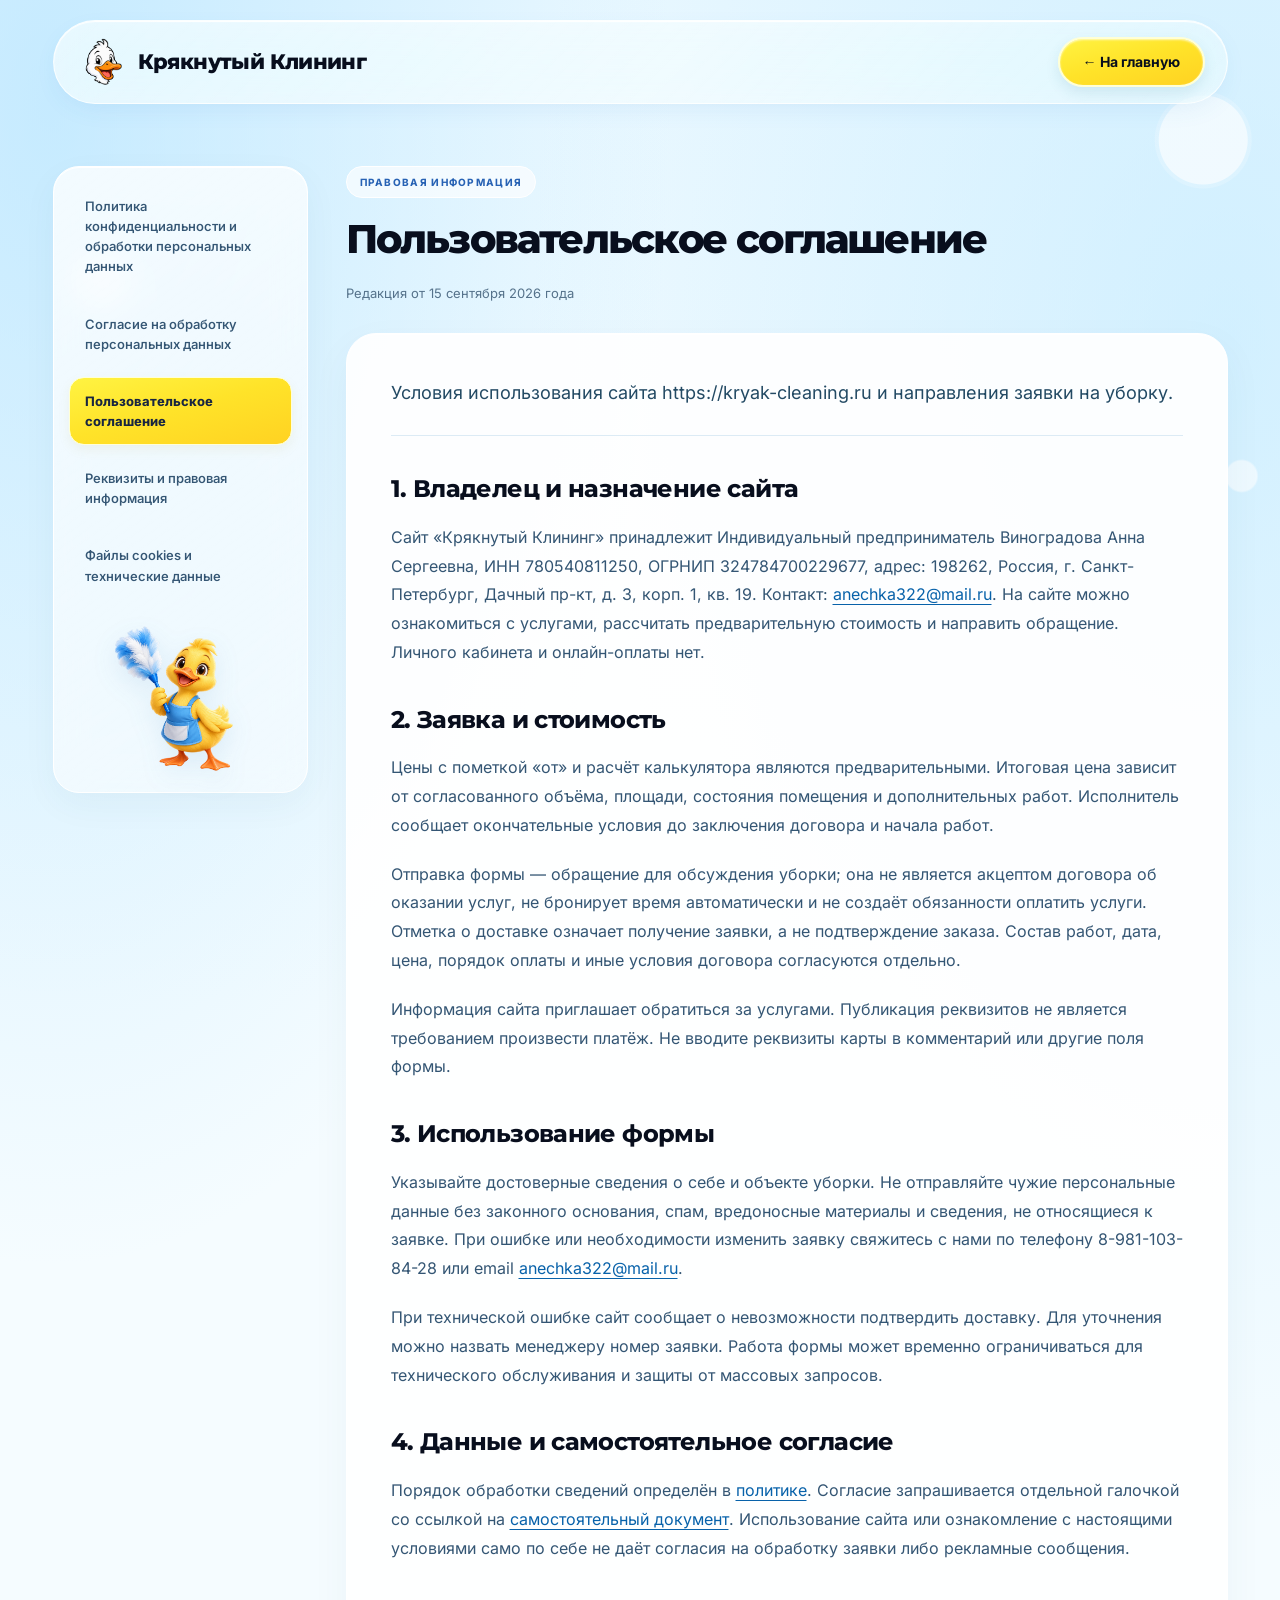
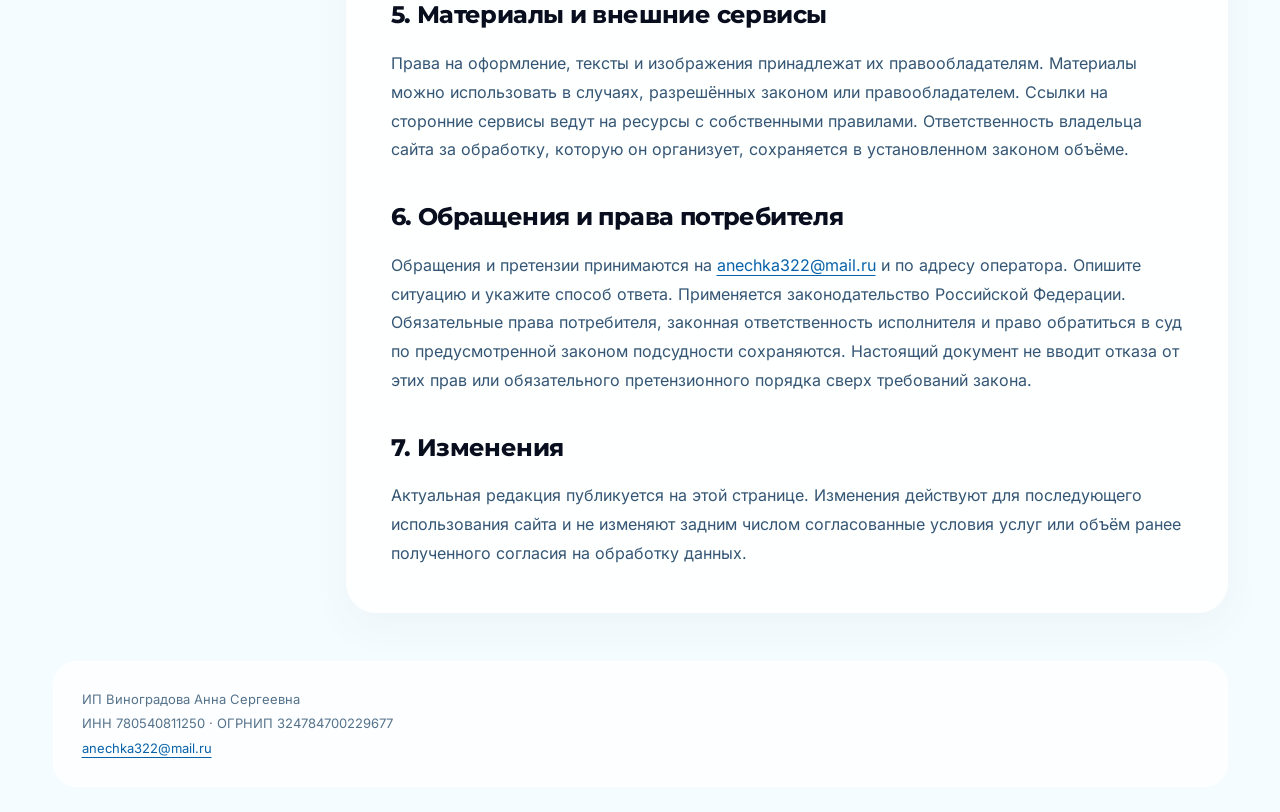
<file: demo/legal/terms.html>
<!doctype html>
<html lang="ru"><head><meta charset="utf-8"><meta name="viewport" content="width=device-width, initial-scale=1"><title>Пользовательское соглашение — Крякнутый Клининг</title><meta name="description" content="Пользовательское соглашение сайта kryak-cleaning.ru. ИП Виноградова Анна Сергеевна."><link rel="icon" href="../images/duck-logo.png"><link rel="stylesheet" href="../legal.css"></head>
<body><a class="skip-link" href="#document">К документу</a><header><a class="legal-brand" href="../index.html"><img src="../images/duck-logo.png" width="44" height="44" alt="">Крякнутый Клининг</a><a href="../index.html">← На главную</a></header><main id="document"><p class="legal-eyebrow">ПРАВОВАЯ ИНФОРМАЦИЯ</p><h1>Пользовательское соглашение</h1><p class="legal-date">Редакция от 15 сентября 2026 года</p><article>
    <p class="legal-lead">Условия использования сайта https://kryak-cleaning.ru и направления заявки на уборку.</p>
    <h2>1. Владелец и назначение сайта</h2>
    <p>Сайт «Крякнутый Клининг» принадлежит Индивидуальный предприниматель Виноградова Анна Сергеевна, ИНН 780540811250, ОГРНИП 324784700229677, адрес: 198262, Россия, г. Санкт-Петербург, Дачный пр-кт, д. 3, корп. 1, кв. 19. Контакт: <a href="mailto:anechka322@mail.ru">anechka322@mail.ru</a>. На сайте можно ознакомиться с услугами, рассчитать предварительную стоимость и направить обращение. Личного кабинета и онлайн-оплаты нет.</p>
    <h2>2. Заявка и стоимость</h2>
    <p>Цены с пометкой «от» и расчёт калькулятора являются предварительными. Итоговая цена зависит от согласованного объёма, площади, состояния помещения и дополнительных работ. Исполнитель сообщает окончательные условия до заключения договора и начала работ.</p>
    <p>Отправка формы — обращение для обсуждения уборки; она не является акцептом договора об оказании услуг, не бронирует время автоматически и не создаёт обязанности оплатить услуги. Отметка о доставке означает получение заявки, а не подтверждение заказа. Состав работ, дата, цена, порядок оплаты и иные условия договора согласуются отдельно.</p>
    <p>Информация сайта приглашает обратиться за услугами. Публикация реквизитов не является требованием произвести платёж. Не вводите реквизиты карты в комментарий или другие поля формы.</p>
    <h2>3. Использование формы</h2>
    <p>Указывайте достоверные сведения о себе и объекте уборки. Не отправляйте чужие персональные данные без законного основания, спам, вредоносные материалы и сведения, не относящиеся к заявке. При ошибке или необходимости изменить заявку свяжитесь с нами по телефону 8-981-103-84-28 или email <a href="mailto:anechka322@mail.ru">anechka322@mail.ru</a>.</p>
    <p>При технической ошибке сайт сообщает о невозможности подтвердить доставку. Для уточнения можно назвать менеджеру номер заявки. Работа формы может временно ограничиваться для технического обслуживания и защиты от массовых запросов.</p>
    <h2>4. Данные и самостоятельное согласие</h2>
    <p>Порядок обработки сведений определён в <a href="./privacy.html">политике</a>. Согласие запрашивается отдельной галочкой со ссылкой на <a href="./consent-2026-09-15.1.html">самостоятельный документ</a>. Использование сайта или ознакомление с настоящими условиями само по себе не даёт согласия на обработку заявки либо рекламные сообщения.</p>
    <h2>5. Материалы и внешние сервисы</h2>
    <p>Права на оформление, тексты и изображения принадлежат их правообладателям. Материалы можно использовать в случаях, разрешённых законом или правообладателем. Ссылки на сторонние сервисы ведут на ресурсы с собственными правилами. Ответственность владельца сайта за обработку, которую он организует, сохраняется в установленном законом объёме.</p>
    <h2>6. Обращения и права потребителя</h2>
    <p>Обращения и претензии принимаются на <a href="mailto:anechka322@mail.ru">anechka322@mail.ru</a> и по адресу оператора. Опишите ситуацию и укажите способ ответа. Применяется законодательство Российской Федерации. Обязательные права потребителя, законная ответственность исполнителя и право обратиться в суд по предусмотренной законом подсудности сохраняются. Настоящий документ не вводит отказа от этих прав или обязательного претензионного порядка сверх требований закона.</p>
    <h2>7. Изменения</h2>
    <p>Актуальная редакция публикуется на этой странице. Изменения действуют для последующего использования сайта и не изменяют задним числом согласованные условия услуг или объём ранее полученного согласия на обработку данных.</p>
  </article><nav class="legal-nav" aria-label="Правовые документы"><a href="./privacy.html">Политика конфиденциальности и обработки персональных данных</a><a href="./consent-2026-09-15.1.html">Согласие на обработку персональных данных</a><a href="./terms.html" aria-current="page">Пользовательское соглашение</a><a href="./details.html">Реквизиты и правовая информация</a><a href="./cookies.html">Файлы cookies и технические данные</a></nav></main><footer>ИП Виноградова Анна Сергеевна<br>ИНН 780540811250 · ОГРНИП 324784700229677<br><a href="mailto:anechka322@mail.ru">anechka322@mail.ru</a></footer></body></html>
</file>
<file: demo/legal.css>
@font-face{font-family:Inter;src:url('./fonts/inter-cyrillic-wght-normal.woff2') format('woff2');font-weight:100 900;font-display:swap;unicode-range:U+0301,U+0400-045F,U+0490-0491,U+04B0-04B1,U+2116}
@font-face{font-family:Inter;src:url('./fonts/inter-latin-wght-normal.woff2') format('woff2');font-weight:100 900;font-display:swap}
@font-face{font-family:Montserrat;src:url('./fonts/montserrat-cyrillic-wght-normal.woff2') format('woff2');font-weight:100 900;font-display:swap;unicode-range:U+0301,U+0400-045F,U+0490-0491,U+04B0-04B1,U+2116}
@font-face{font-family:Montserrat;src:url('./fonts/montserrat-latin-wght-normal.woff2') format('woff2');font-weight:100 900;font-display:swap}
:root{--ink:#080e1d;--blue:#0874d3;--copy:#345674;--line:#dcebf5;--yellow:linear-gradient(165deg,#fff342,#ffe329 48%,#ffd222)}
*{box-sizing:border-box}html{scroll-behavior:smooth}
body{margin:0;color:var(--copy);font:16px/1.8 Inter,Arial,sans-serif;overflow-wrap:anywhere;background:radial-gradient(ellipse at 4% 100px,#afe2ff9e,transparent 620px),radial-gradient(ellipse at 96% 340px,#b6e6ff80,transparent 700px),linear-gradient(180deg,#eaf8ff,#f5fcff 1000px)}
body::before{content:'';position:absolute;inset:0 0 auto;height:700px;pointer-events:none;background:radial-gradient(circle at 8% 40%,#ffffff94 0 26px,#ffffff30 27px 31px,transparent 32px),radial-gradient(circle at 94% 20%,#ffffffa8 0 44px,#ffffff30 45px 48px,transparent 49px),radial-gradient(circle at 97% 68%,#ffffff90 0 15px,transparent 17px)}
header,main,footer{position:relative;width:min(92%,1175px);margin-inline:auto}
a{color:#0862aa;text-underline-offset:4px;text-decoration-thickness:1px}a:hover{color:#004b89}a:focus-visible{outline:3px solid var(--blue);outline-offset:5px}
header{display:flex;align-items:center;justify-content:space-between;gap:24px;margin-top:20px;padding:12px 22px;border:1.5px solid #ffffffc7;border-radius:999px;background:linear-gradient(135deg,#ffffffa3,#ffffff61);-webkit-backdrop-filter:blur(18px) saturate(145%);backdrop-filter:blur(18px) saturate(145%);box-shadow:0 8px 30px -12px #307acb29,inset 0 1px 1px #fff}
.legal-brand{display:flex;align-items:center;gap:10px;color:var(--ink);font:800 clamp(16px,1.65vw,21px)/1.1 Montserrat,Arial,sans-serif;letter-spacing:-.6px;text-decoration:none}
.legal-brand img{width:52px;height:58px;object-fit:contain;flex:none}
header>a:last-child{display:inline-flex;align-items:center;justify-content:center;flex:none;min-height:46px;padding:10px 23px;border:2px solid #ffffd6;border-radius:99px;background:var(--yellow);box-shadow:0 6px 14px #1b647b1c,inset 0 1px 2px #ffffffab;color:var(--ink);font-size:14px;font-weight:700;text-decoration:none;transition:transform .2s,box-shadow .2s}
header>a:last-child:hover{transform:translateY(-2px);box-shadow:0 9px 18px #1b647b29}
main{display:grid;grid-template-columns:255px minmax(0,1fr);grid-template-areas:'nav eyebrow' 'nav title' 'nav date' 'nav content';column-gap:38px;align-items:start;margin-block:62px 48px}
.legal-eyebrow{grid-area:eyebrow;justify-self:start;margin:0 0 18px;padding:6px 13px;border:1px solid #fff;border-radius:999px;background:#ffffffa3;color:#2762b4;font-size:10px;font-weight:750;letter-spacing:.13em}
h1,h2{font-family:Montserrat,Arial,sans-serif;color:var(--ink)}
h1{grid-area:title;margin:0 0 20px;font-size:clamp(28px,3.1vw,43px);line-height:1.16;font-weight:800;letter-spacing:-.045em;text-wrap:balance}
.legal-date{grid-area:date;margin:0 0 28px;color:#55728b;font-size:13px}
article{grid-area:content;min-width:0;padding:clamp(25px,3.5vw,44px);border:1.5px solid white;border-radius:30px;background:#ffffffed;box-shadow:0 14px 40px #234b6e0c,inset 0 1px 0 #fff}
p{margin:0 0 20px}article>:last-child{margin-bottom:0}
.legal-lead{margin-bottom:30px;padding-bottom:27px;border-bottom:1px solid var(--line);color:#234a64;font-size:18px;line-height:1.65}
h2{margin:36px 0 17px;font-size:clamp(20px,2vw,24px);line-height:1.4;font-weight:750;letter-spacing:-.025em}
dl{margin:22px 0;padding:3px 23px;border:1px solid #dfedf7;border-radius:20px;background:#f0f8ff}dt{margin-top:20px;color:#183d5c;font-size:14px;font-weight:750}dd{margin:6px 0 21px}
.legal-nav{grid-area:nav;position:sticky;top:24px;display:flex;flex-direction:column;gap:9px;padding:15px;border:1.5px solid #fff;border-radius:26px;background:linear-gradient(145deg,#ffffffc9,#ffffff75);-webkit-backdrop-filter:blur(16px);backdrop-filter:blur(16px);box-shadow:0 12px 35px #234b6e0c,inset 0 1px 0 #fff}
.legal-nav a{display:block;padding:13px 15px;border:1px solid transparent;border-radius:15px;font-size:13px;font-weight:550;line-height:1.55;text-decoration:none;color:#345674;transition:background .2s,border-color .2s}
.legal-nav a:hover{background:#ffffffc9;border-color:#bdd5ee;color:#0862aa}
.legal-nav a[aria-current]{background:var(--yellow);border-color:#ffffd6;color:#182541;font-weight:750;box-shadow:0 5px 12px #b09a3517}
.legal-nav::after{content:'';height:160px;margin-top:8px;background:url('./images/services-ducks/light-sweep.png') center/contain no-repeat;filter:drop-shadow(0 9px 12px #2773b51a)}
footer{padding:25px 28px;margin-bottom:25px;border:1px solid white;border-radius:24px;background:#ffffffb8;color:#55728b;font-size:13px;line-height:1.9}
.skip-link{position:absolute;top:-100px;left:20px;z-index:10;padding:12px;border-radius:12px;background:#fff}.skip-link:focus{top:12px}
@media(max-width:950px){main{grid-template-columns:220px minmax(0,1fr);column-gap:24px}.legal-nav{padding:10px}.legal-nav a{padding:11px}}
@media(max-height:750px) and (min-width:761px){.legal-nav{position:static}}
@media(max-width:760px){header,main,footer{width:calc(100% - 28px)}header{padding:9px 12px;margin-top:14px;gap:12px}.legal-brand{max-width:200px;font-size:16px}.legal-brand img{width:39px;height:46px}header>a:last-child{min-height:42px;padding:8px 13px;font-size:12px}main{grid-template-columns:minmax(0,1fr);grid-template-areas:'eyebrow' 'title' 'date' 'content' 'nav';margin-top:35px}h1{font-size:clamp(28px,6.6vw,38px)}article{padding:25px 21px;border-radius:24px}.legal-lead{font-size:17px}.legal-nav{position:static;display:grid;grid-template-columns:repeat(2,minmax(0,1fr));margin-top:24px;padding:12px}.legal-nav a{display:flex;align-items:center;background:#ffffff82;min-height:54px}.legal-nav::after{height:100px;margin:0}dl{padding-inline:17px}footer{padding:22px}}
@media(max-width:380px){.legal-brand{font-size:14px;gap:6px}.legal-brand img{width:31px;height:39px}header>a:last-child{padding-inline:10px;font-size:11px}article{padding-inline:18px}.legal-nav{grid-template-columns:minmax(0,1fr)}.legal-nav::after{display:none}}
@media(prefers-reduced-motion:reduce){html{scroll-behavior:auto}*,*::before,*::after{transition:none!important}header>a:last-child:hover{transform:none}}
@media print{body{background:white;color:#000;font-size:11pt}body::before,header,.legal-nav,.skip-link,.legal-eyebrow{display:none}main{display:block;width:100%;margin:0}article,footer{padding:0;border:0;border-radius:0;box-shadow:none;background:none}h1{font-size:23pt}h2{break-after:avoid;font-size:15pt}p,dd{orphans:3;widows:3}dl{background:none;border-color:#ccc}a,.legal-lead,dt{color:inherit}footer{margin-top:24px;width:100%}}
</file>
